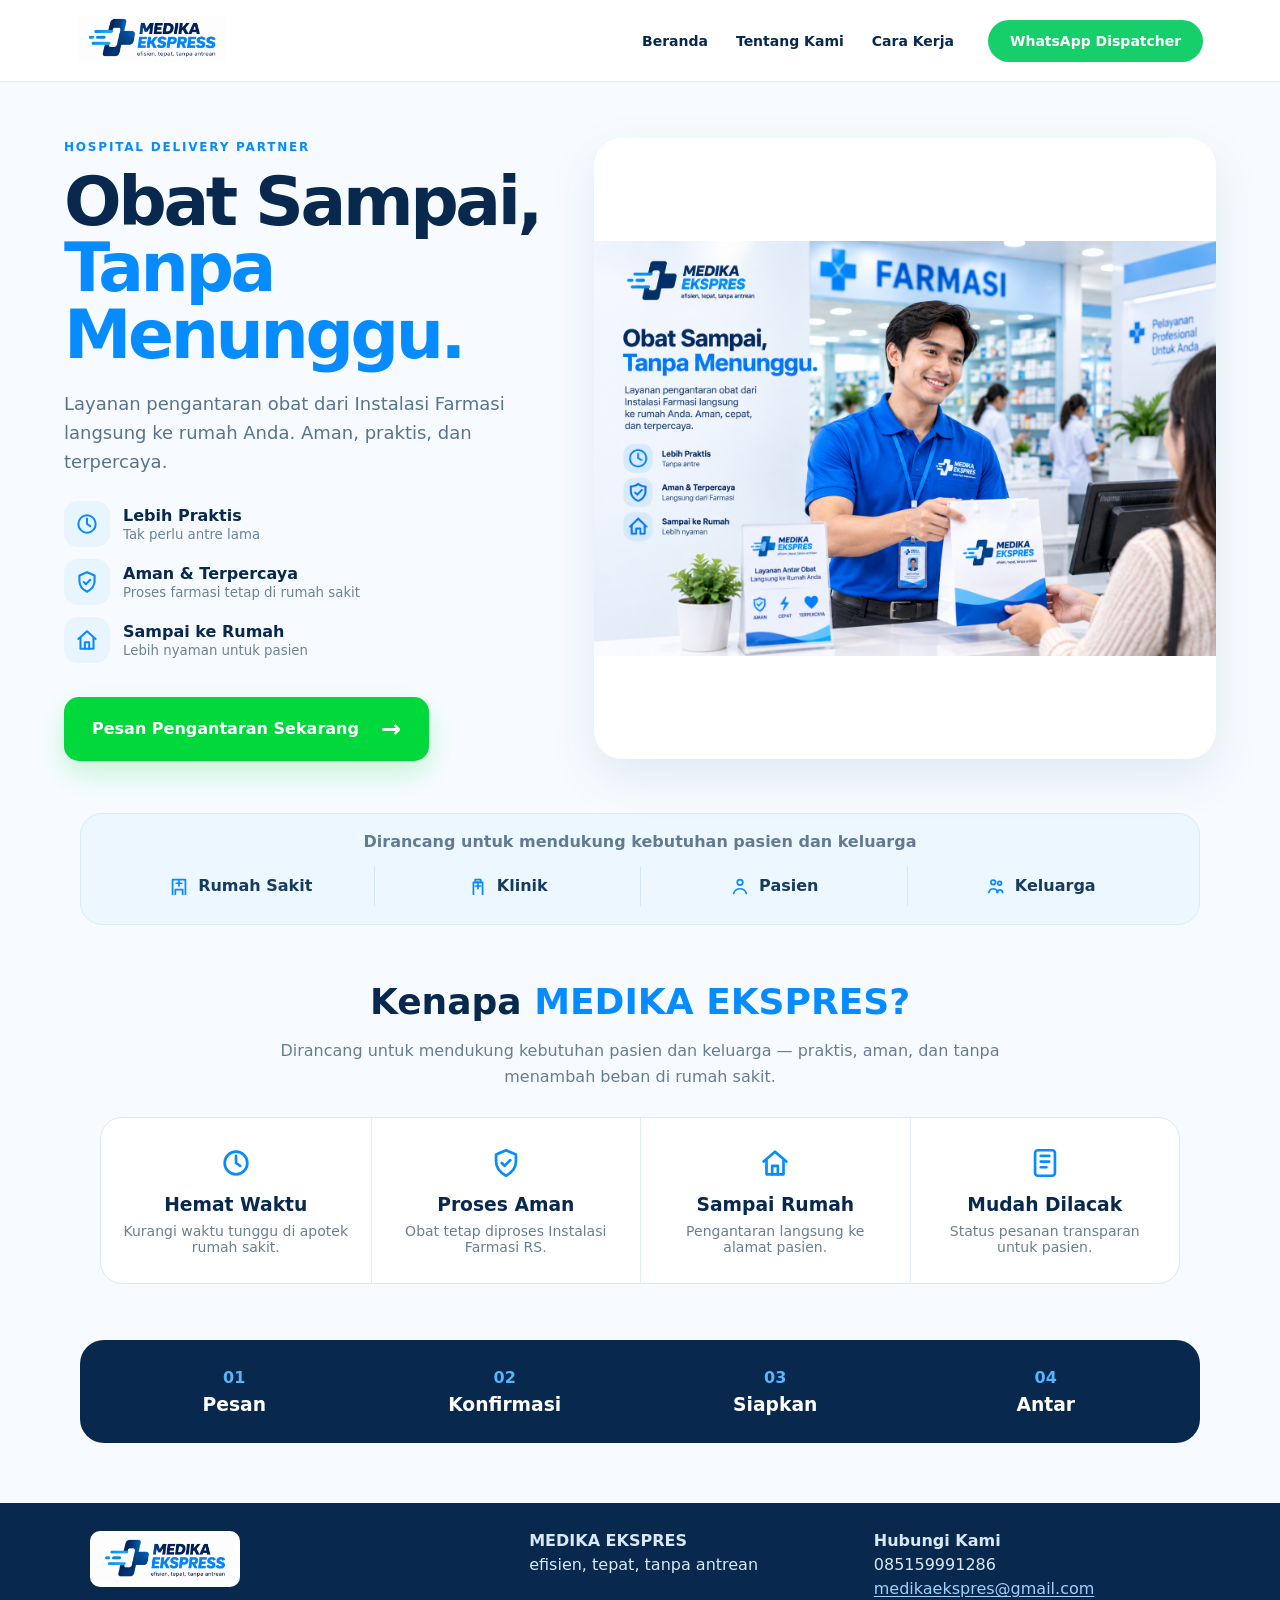
<file: index.html>
<!doctype html>
<html lang="id">
<head>
  <meta charset="utf-8"><meta name="viewport" content="width=device-width,initial-scale=1">
  <meta name="theme-color" content="#078cff"><title>MEDIKA EKSPRES</title>
  <link rel="stylesheet" href="styles.css">
</head>
<body class="v3">
<header class="v3-header">
  <a href="index.html"><img src="assets/logo.png" alt="MEDIKA EKSPRES"></a>
  <nav><a href="#beranda">Beranda</a><a href="#tentang">Tentang Kami</a><a href="#cara">Cara Kerja</a></nav>
  <a class="wa-pill" href="https://wa.me/6285159991286" target="_blank" rel="noopener">WhatsApp Dispatcher</a>
</header>
<main>
  <section class="v3-hero" id="beranda">
    <div class="v3-copy">
      <span class="kicker">HOSPITAL DELIVERY PARTNER</span>
      <h1>Obat Sampai,<br><em>Tanpa Menunggu.</em></h1>
      <p>Layanan pengantaran obat dari Instalasi Farmasi langsung ke rumah Anda. Aman, praktis, dan terpercaya.</p>
      <div class="v3-benefits">
        <div><i class="svg-icon"><svg viewBox="0 0 24 24" aria-hidden="true"><circle cx="12" cy="12" r="8"/><path d="M12 7v5l3 2"/></svg></i><span><b>Lebih Praktis</b><small>Tak perlu antre lama</small></span></div>
        <div><i class="svg-icon"><svg viewBox="0 0 24 24" aria-hidden="true"><path d="M12 3 19 6v5c0 4.6-2.8 7.7-7 10-4.2-2.3-7-5.4-7-10V6l7-3Z"/><path d="m9 12 2 2 4-4"/></svg></i><span><b>Aman & Terpercaya</b><small>Proses farmasi tetap di rumah sakit</small></span></div>
        <div><i class="svg-icon"><svg viewBox="0 0 24 24" aria-hidden="true"><path d="m4 11 8-7 8 7"/><path d="M6 10v10h12V10"/><path d="M10 20v-6h4v6"/></svg></i><span><b>Sampai ke Rumah</b><small>Lebih nyaman untuk pasien</small></span></div>
      </div>
      <a class="v3-cta" href="form.html">Pesan Pengantaran Sekarang <b>→</b></a>
    </div>
    <figure class="v3-hero-art"><img src="assets/hero-v3-locked.png" alt="Petugas MEDIKA EKSPRES di Instalasi Farmasi"></figure>
  </section>

  <section class="v3-trust"><p>Dirancang untuk mendukung kebutuhan pasien dan keluarga</p><div>
    <span><i class="trust-icon"><svg viewBox="0 0 24 24" aria-hidden="true"><path d="M5 21V5h14v16"/><path d="M9 9h6M12 6v6"/><path d="M8 21v-5h8v5"/></svg></i><b>Rumah Sakit</b></span><span><i class="trust-icon"><svg viewBox="0 0 24 24" aria-hidden="true"><path d="M7 21V8h10v13"/><path d="M9 5h6v3H9z"/><path d="M9 12h6M12 9v6"/></svg></i><b>Klinik</b></span><span><i class="trust-icon"><svg viewBox="0 0 24 24" aria-hidden="true"><circle cx="12" cy="8" r="3"/><path d="M5 20c1.2-3.2 3.4-5 7-5s5.8 1.8 7 5"/></svg></i><b>Pasien</b></span><span><i class="trust-icon"><svg viewBox="0 0 24 24" aria-hidden="true"><circle cx="9" cy="8" r="2.5"/><circle cx="16" cy="9" r="2"/><path d="M4 19c.9-2.6 2.6-4 5-4s4.1 1.4 5 4"/><path d="M13 19c.5-1.8 1.6-2.8 3.2-2.8 1.5 0 2.6 1 3.1 2.8"/></svg></i><b>Keluarga</b></span>
  </div></section>

  <section class="v3-values" id="tentang">
    <div class="v3-title"><h2>Kenapa <em>MEDIKA EKSPRES?</em></h2><p>Dirancang untuk mendukung kebutuhan pasien dan keluarga — praktis, aman, dan tanpa menambah beban di rumah sakit.</p></div>
    <div class="v3-value-grid">
      <article><i class="value-icon"><svg viewBox="0 0 24 24" aria-hidden="true"><circle cx="12" cy="12" r="8"/><path d="M12 7v5l3 2"/></svg></i><h3>Hemat Waktu</h3><p>Kurangi waktu tunggu di apotek rumah sakit.</p></article>
      <article><i class="value-icon"><svg viewBox="0 0 24 24" aria-hidden="true"><path d="M12 3 19 6v5c0 4.6-2.8 7.7-7 10-4.2-2.3-7-5.4-7-10V6l7-3Z"/><path d="m9 12 2 2 4-4"/></svg></i><h3>Proses Aman</h3><p>Obat tetap diproses Instalasi Farmasi RS.</p></article>
      <article><i class="value-icon"><svg viewBox="0 0 24 24" aria-hidden="true"><path d="m4 11 8-7 8 7"/><path d="M6 10v10h12V10"/><path d="M10 20v-6h4v6"/></svg></i><h3>Sampai Rumah</h3><p>Pengantaran langsung ke alamat pasien.</p></article>
      <article><i class="value-icon"><svg viewBox="0 0 24 24" aria-hidden="true"><rect x="5" y="3" width="14" height="18" rx="2"/><path d="M9 7h6M9 11h6M9 15h4"/></svg></i><h3>Mudah Dilacak</h3><p>Status pesanan transparan untuk pasien.</p></article>
    </div>
  </section>

  <section class="v3-flow" id="cara">
    <div><b>01</b><h3>Pesan</h3></div>
    <div><b>02</b><h3>Konfirmasi</h3></div>
    <div><b>03</b><h3>Siapkan</h3></div>
    <div><b>04</b><h3>Antar</h3></div>
  </section>
</main>
<footer class="v3-footer"><img src="assets/logo.png" alt="MEDIKA EKSPRES"><div><b>MEDIKA EKSPRES</b><span>efisien, tepat, tanpa antrean</span></div><div><b>Hubungi Kami</b><span>085159991286</span><span><a href="mailto:medikaekspres@gmail.com">medikaekspres@gmail.com</a></span></div></footer>
</body>
</html>
</file>
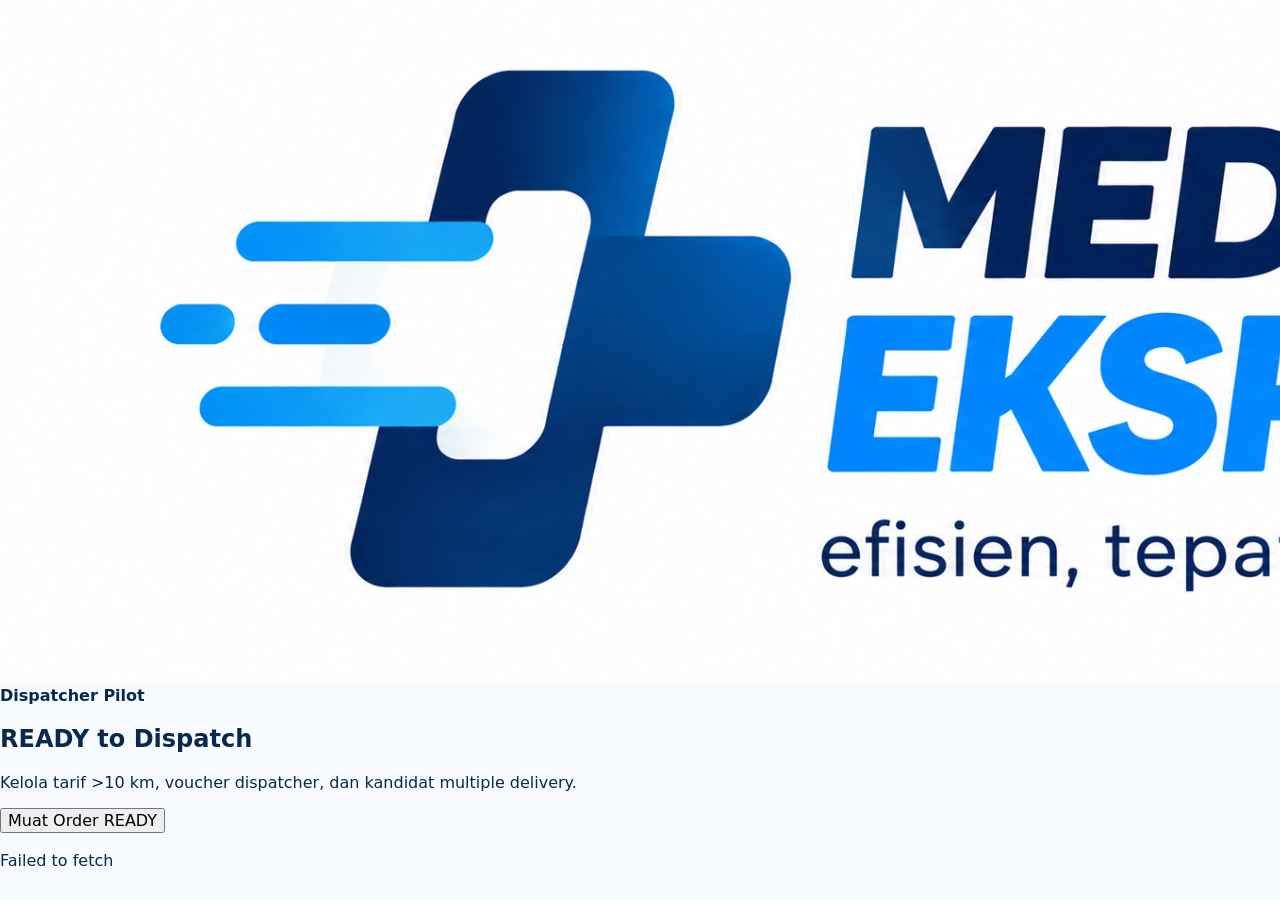
<file: dispatcher.html>
<!doctype html><html lang="id"><head><meta charset="utf-8"><meta name="viewport" content="width=device-width,initial-scale=1"><title>Dispatcher — MEDIKA EKSPRES</title><link rel="stylesheet" href="styles.css"><style>.op-card{padding:16px;margin:12px 0;border:1px solid #e5e7eb;border-radius:14px}.op-grid{display:grid;grid-template-columns:repeat(auto-fit,minmax(180px,1fr));gap:10px;margin-top:12px}.op-grid label{display:flex;flex-direction:column;gap:5px}.op-grid input,.op-grid select{padding:10px;border:1px solid #d1d5db;border-radius:9px}.money{font-size:1.15rem;font-weight:800}.muted{color:#6b7280;font-size:.9rem}.action{padding:10px 14px;border:0;border-radius:9px;background:#0E8BFF;color:white;font-weight:700;cursor:pointer}.quote{background:#fff7ed;border-color:#fed7aa}.voucher{background:#eff6ff}</style></head><body><header class="topbar"><a class="brand" href="index.html"><img src="assets/logo.png" alt="MEDIKA EKSPRES"></a><b>Dispatcher Pilot</b></header><main class="form-page"><section class="form-card"><div class="form-title-row"><div><h2>READY to Dispatch</h2><p>Kelola tarif >10 km, voucher dispatcher, dan kandidat multiple delivery.</p></div></div><button id="refresh" class="submit-btn" type="button">Muat Order READY</button><div id="groups" style="margin-top:18px"></div></section></main><script src="config.js?v=3-alpha-r4"></script><script>
const C=window.MEDIKA_CONFIG,$=x=>document.getElementById(x);function rupiah(n){return new Intl.NumberFormat('id-ID',{style:'currency',currency:'IDR',maximumFractionDigits:0}).format(Number(n||0));}
function jsonp(p){return new Promise((res,rej)=>{if(!C.SHEETS_ENDPOINT)return rej(Error('Isi SHEETS_ENDPOINT di config.js'));const cb='medikaCallback_'+Math.random().toString(36).slice(2,14),s=document.createElement('script');window[cb]=d=>{delete window[cb];s.remove();res(d)};s.onerror=()=>rej(Error('API gagal'));s.src=C.SHEETS_ENDPOINT+'?'+new URLSearchParams({...p,callback:cb,ts:Date.now()});document.head.appendChild(s);});}
async function post(payload){const r=await fetch(C.SHEETS_ENDPOINT,{method:'POST',headers:{"Content-Type":"text/plain;charset=utf-8"},body:JSON.stringify(payload)});if(!r.ok)throw Error("HTTP "+r.status);const j=await r.json().catch(e=>{throw Error("Response tidak valid");});return j;}
let vouchers=[];async function loadVouchers(){try{const r=await post({action:'vouchers'});vouchers=r.vouchers||[]}catch(e){vouchers=[];alert("Gagal memuat data voucher.");}}
function voucherOptions(selected){return '<option value="">Tanpa voucher</option>'+vouchers.map(v=>`<option value="${v.code}" ${v.code===selected?'selected':''}>${v.code} — ${v.type==='PERCENT'?v.value+'%':rupiah(v.value)}</option>`).join('')}
async function saveQuote(id){const provider=document.querySelector(`[data-provider="${id}"]`).value, cost=Number(document.querySelector(`[data-cost="${id}"]`).value||0);if(cost<=0)return alert('Masukkan ongkir kurir aktual.');await post({action:'dispatcherUpdate',orderId:id,courierProvider:provider,providerFare:cost});await load();}
async function applyVoucher(id){const code=document.querySelector(`[data-voucher="${id}"]`).value;await post({action:'dispatcherUpdate',orderId:id,voucherCode:code});await load();}
async function load(){const box=$('groups');box.innerHTML='Memuat…';try{await loadVouchers();const r=await post({action:'readyOrders'});box.innerHTML='';const groups=r.groups||{};if(!Object.keys(groups).length){box.innerHTML='<p>Belum ada order berstatus READY.</p>';return;}Object.entries(groups).forEach(([zone,orders])=>{const d=document.createElement('div');d.className='fare-box';d.style.marginBottom='14px';d.innerHTML=`<h3>${zone} <small>(${orders.length} order)</small></h3>`+orders.map(o=>{const quote=o.manualQuote&& !o.providerFare?`<div class="op-card quote"><b>Tarif >10 km — masukkan quotation kurir</b><div class="op-grid"><label>Provider<select data-provider="${o.orderId}"><option>Lalamove</option><option>GoSend</option><option>GrabExpress</option><option>Lainnya</option></select></label><label>Ongkir aktual<input data-cost="${o.orderId}" type="number" min="1" placeholder="Contoh 37500"></label></div><button class="action" onclick="saveQuote('${o.orderId}')">Hitung & Simpan Tarif</button><p class="muted">Tarif pasien = ongkir aktual + Rp10.000, dibulatkan naik ke Rp1.000.</p></div>`:'';const voucher=`<div class="op-card voucher"><b>Voucher Dispatcher</b><div class="op-grid"><label>Pilih voucher<select data-voucher="${o.orderId}">${voucherOptions(o.voucherCode||'')}</select></label><div><span class="muted">Tarif awal</span><div>${o.baseFare?rupiah(o.baseFare):'Menunggu quotation'}</div></div><div><span class="muted">Diskon</span><div>-${rupiah(o.discountAmount||0)}</div></div><div><span class="muted">Total pasien</span><div class="money">${o.finalFare?rupiah(o.finalFare):'Menunggu quotation'}</div></div></div><button class="action" onclick="applyVoucher('${o.orderId}')" ${!o.baseFare?'disabled':''}>Terapkan Voucher</button></div>`;return `<div style="padding:12px 0;border-top:1px solid #e5e7eb"><b>${o.orderId}</b> · ${o.name}<br><small>${o.address} · ${o.distanceKm} km</small>${quote}${voucher}</div>`}).join('')+(orders.length>1?'<p><b>✓ Kandidat multiple delivery</b> — dispatcher tetap memverifikasi rute sebelum digabung.</p>':'');box.appendChild(d);});}catch(e){box.innerHTML='<p>'+e.message+'</p>';}}
$('refresh').onclick=load;load();
</script></body></html>
</file>
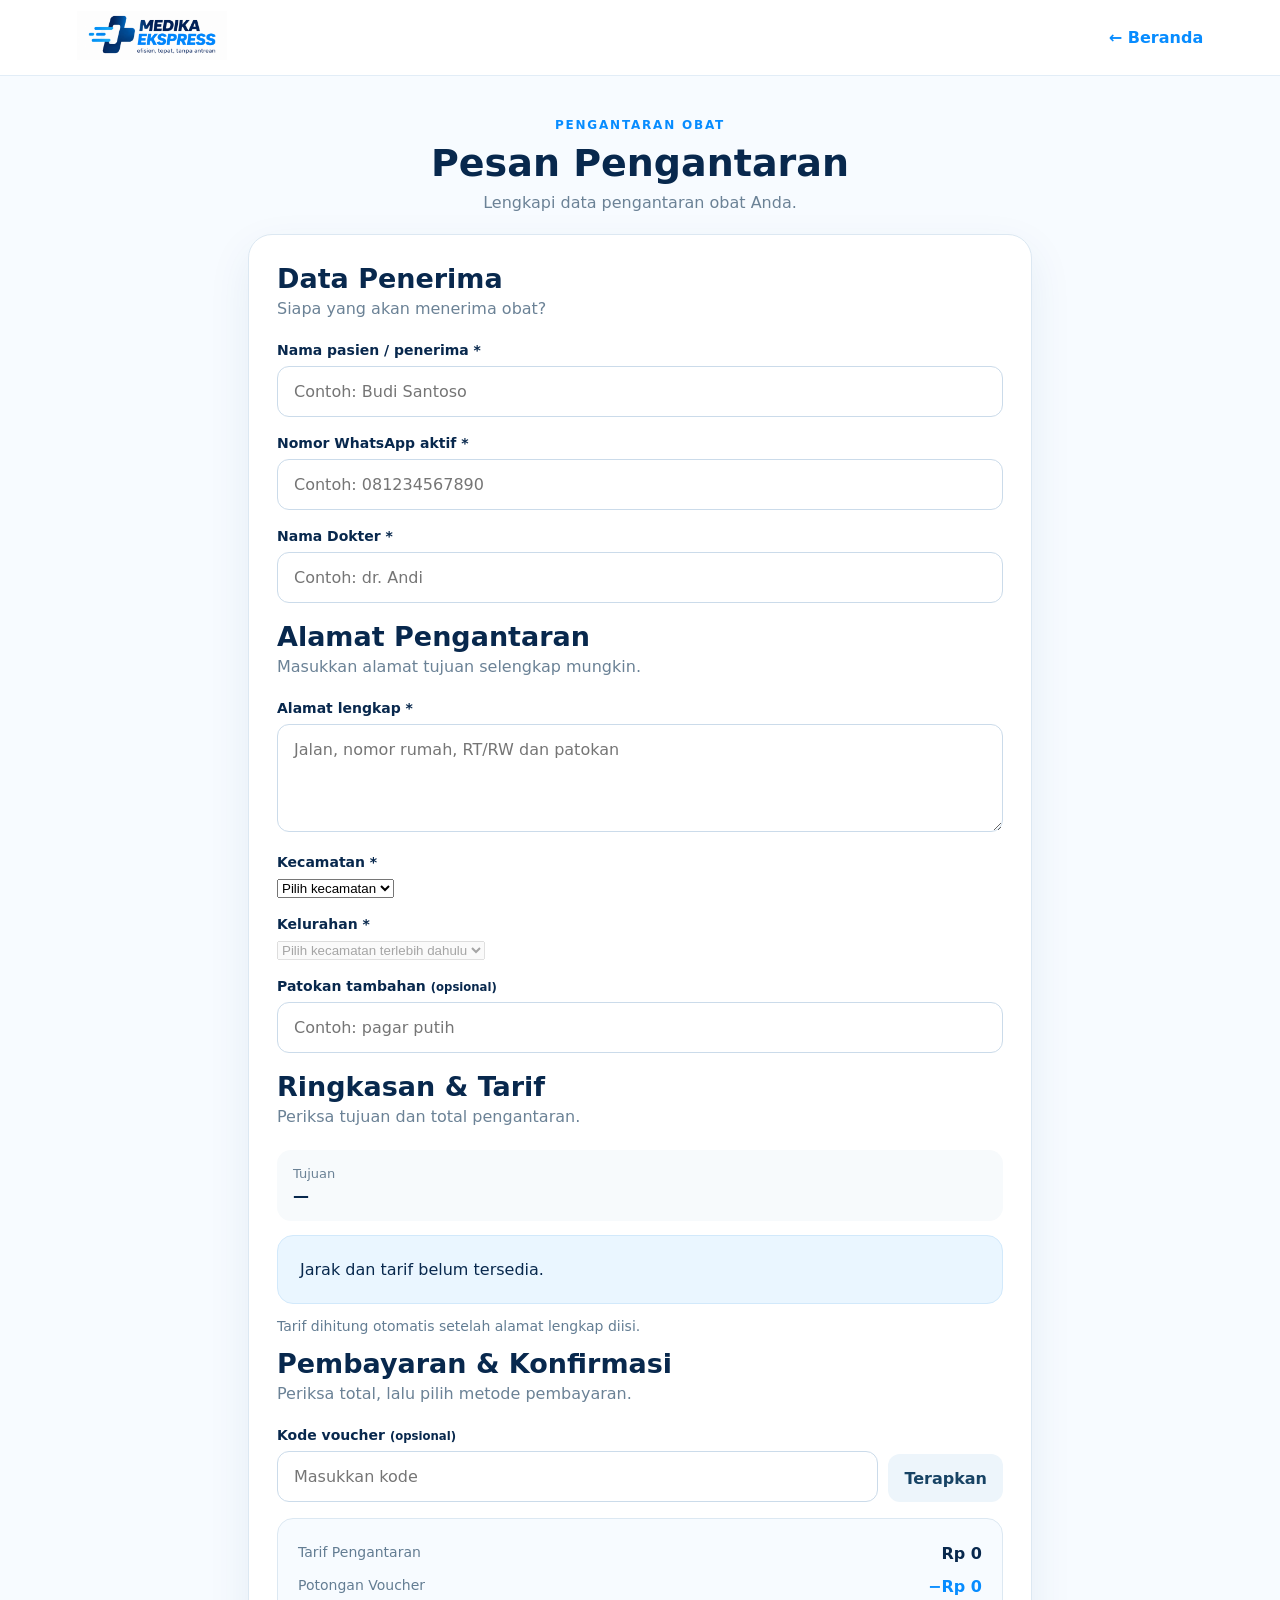
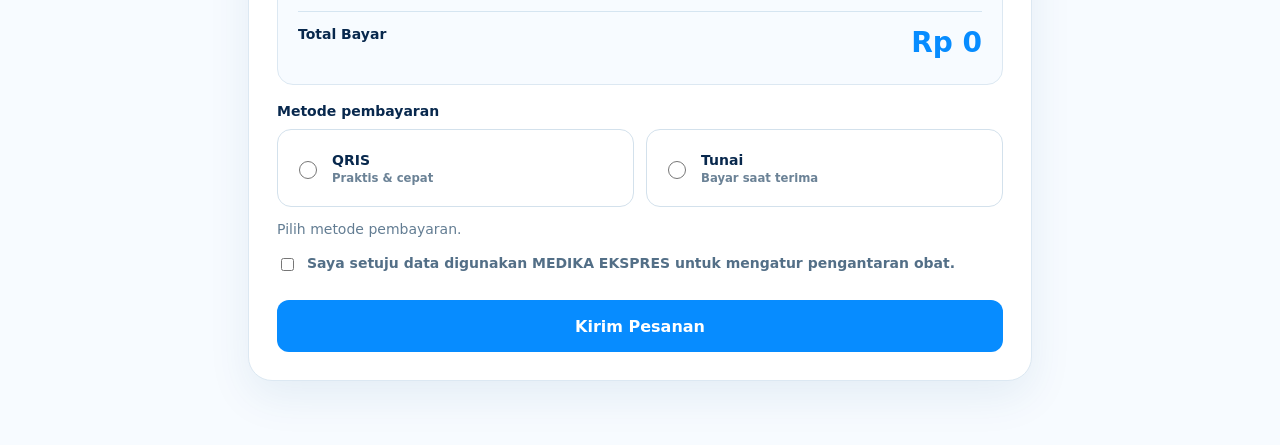
<file: form.html>
<!doctype html>
<html lang="id">
<head>
  <meta charset="utf-8"><meta name="viewport" content="width=device-width,initial-scale=1">
  <meta name="theme-color" content="#078cff"><title>Pesan Pengantaran — MEDIKA EKSPRES</title>
  <link rel="stylesheet" href="styles.css">
</head>
<body class="v3 v3-form-page">
<header class="v3-header form-header"><a href="index.html"><img src="assets/logo.png" alt="MEDIKA EKSPRES"></a><a class="back-home" href="index.html">← Beranda</a></header>
<main class="v3-form-shell">
  <div class="form-intro"><span class="kicker">PENGANTARAN OBAT</span><h1>Pesan Pengantaran</h1><p>Lengkapi data pengantaran obat Anda.</p></div>
  <section class="v3-form-card">
    <form id="orderForm">
      <section class="wizard-step" data-step="0">

        <h2>Data Penerima</h2><p class="step-sub">Siapa yang akan menerima obat?</p>
        <label><span>Nama pasien / penerima *</span><input id="name" required autocomplete="name" placeholder="Contoh: Budi Santoso"></label>
        <label><span>Nomor WhatsApp aktif *</span><input id="whatsapp" required inputmode="tel" autocomplete="tel" pattern="[+0-9\s-]{9,20}" placeholder="Contoh: 081234567890"></label>
        <label><span>Nama Dokter *</span><input id="doctor" required placeholder="Contoh: dr. Andi"></label>
        <input id="hospital" value="RSUI" type="hidden">
      </section>

      <section class="wizard-step" data-step="1">
        <h2>Alamat Pengantaran</h2><p class="step-sub">Masukkan alamat tujuan selengkap mungkin.</p>
        <div id="savedAddresses" class="saved-addresses" hidden></div>
        <label><span>Alamat lengkap *</span><textarea id="address" rows="4" required placeholder="Jalan, nomor rumah, RT/RW dan patokan"></textarea></label>
        <label><span>Kecamatan *</span><select id="kecamatan" required autocomplete="address-level3"><option value="">Pilih kecamatan</option></select></label>
        <label><span>Kelurahan *</span><select id="kelurahan" required autocomplete="address-level4" disabled><option value="">Pilih kecamatan terlebih dahulu</option></select></label>
        <label><span>Patokan tambahan <small>(opsional)</small></span><input id="landmark" placeholder="Contoh: pagar putih"></label>
        <div id="zoneHint" class="info-box" hidden></div>
      </section>

      <section class="wizard-step" data-step="2">
        <h2>Ringkasan & Tarif</h2><p class="step-sub">Periksa tujuan dan total pengantaran.</p>
        <div class="summary-address"><span>Tujuan</span><strong id="summaryAddress">—</strong></div>
        <div id="fareText" class="fare-box">Jarak dan tarif belum tersedia.</div>
        <p id="fareHelp" class="step-help">Tarif dihitung otomatis setelah alamat lengkap diisi.</p>
      </section>

      <section class="wizard-step" data-step="3">
        <h2>Pembayaran & Konfirmasi</h2><p class="step-sub">Periksa total, lalu pilih metode pembayaran.</p>
        <div class="voucher-row">
          <label><span>Kode voucher <small>(opsional)</small></span><input id="voucherCode" placeholder="Masukkan kode" autocomplete="off"></label>
          <button type="button" id="applyVoucher" class="secondary-btn">Terapkan</button>
        </div>
        <div class="payment-summary">
          <div><span>Tarif Pengantaran</span><strong id="paymentBaseFare">Rp0</strong></div>
          <div id="paymentDiscountRow" hidden><span>Potongan Voucher</span><strong id="paymentDiscount">−Rp0</strong></div>
          <div class="payment-total"><span>Total Bayar</span><strong id="paymentTotal">Rp0</strong></div>
        </div>
        <p class="payment-method-label">Metode pembayaran</p>
        <div class="payment-options">
          <label class="pay-card"><input type="radio" name="payment" value="QRIS" required><span><b>QRIS</b><small>Praktis & cepat</small></span></label>
          <label class="pay-card"><input type="radio" name="payment" value="Tunai"><span><b>Tunai</b><small>Bayar saat terima</small></span></label>
        </div>
        <p id="paymentDetail" class="step-help">Pilih metode pembayaran.</p>
        <label class="consent"><input id="consent" type="checkbox" required><span>Saya setuju data digunakan MEDIKA EKSPRES untuk mengatur pengantaran obat.</span></label>
      </section>

      <p id="formError" class="wizard-error" role="alert" hidden></p>
      <div class="wizard-actions"><button type="submit" id="sendOrder" class="primary-btn">Kirim Pesanan</button></div>
    </form>
  </section>
</main>

<div id="qrisModal" class="modal hidden" role="dialog" aria-modal="true" aria-labelledby="qrisTitle">
  <div class="modal-card qris-card">
    <button id="closeQris" class="modal-close" type="button" aria-label="Tutup">×</button>
    <span class="kicker">PEMBAYARAN QRIS</span>
    <h2 id="qrisTitle">Scan QRIS untuk membayar</h2>
    <p class="qris-note">QR di bawah masih <b>dummy untuk pilot</b> dan tidak dapat digunakan untuk pembayaran nyata.</p>
    <div class="qris-amount"><span>Total pembayaran</span><strong id="qrisAmount">Rp0</strong></div>
    <img id="qrisImage" class="qris-image" src="assets/qris-dummy.svg" alt="QRIS dummy MEDIKA EKSPRES">
    <div class="qris-timer"><span>Selesaikan pembayaran dalam</span><strong id="qrisCountdown">10:00</strong></div>
    <a id="downloadQris" class="secondary-btn link-btn" href="assets/qris-dummy.svg" download="MEDIKA_EKSPRES_QRIS_DUMMY.svg">Simpan / Download QRIS</a>
    <button id="confirmQris" class="primary-btn" type="button">Konfirmasi Pembayaran</button>
    <small id="qrisStatus" class="step-help">Setelah dikonfirmasi, pesanan dibuat dan pembayaran menunggu verifikasi petugas.</small>
  </div>
</div>

<div id="successModal" class="modal hidden"><div class="modal-card"><div class="success-icon">✓</div><h2 id="successTitle">Pesanan berhasil diterima</h2><p>Nomor pesanan</p><strong id="successOrderId">ME-XXXXXX-001</strong><p id="successPaymentNote">Tim MEDIKA EKSPRES akan memproses pesanan setelah obat dinyatakan siap oleh farmasi.</p><a id="successWa" class="primary-btn link-btn" href="#" target="_blank">Hubungi MEDIKA EKSPRES</a><button id="closeModal" class="secondary-btn" type="button">Tutup</button></div></div>

<script src="config.js?v=3-alpha-r3"></script><script src="mock-voucher.js?v=1"></script><script src="app.js?v=3-alpha-r3"></script>
</body>
</html>
</file>
<file: styles.css>
*{box-sizing:border-box}html{scroll-behavior:smooth}body{margin:0;font-family:Inter,ui-sans-serif,system-ui,-apple-system,BlinkMacSystemFont,"Segoe UI",sans-serif;color:#08284d;background:#f7fbff}a{text-decoration:none;color:inherit}button,input,textarea{font:inherit}button{cursor:pointer}.v3-header{height:82px;padding:12px clamp(20px,6vw,96px);display:flex;align-items:center;gap:34px;background:#fff;border-bottom:1px solid #e2edf7}.v3-header>a:first-child{margin-right:auto}.v3-header img{width:150px;height:56px;object-fit:contain}.v3-header nav{display:flex;gap:28px;font-weight:800;font-size:14px}.wa-pill{background:#16cf6b;color:#fff;padding:13px 22px;border-radius:999px;font-weight:900;font-size:14px}.v3-hero{max-width:1320px;margin:auto;padding:54px clamp(22px,5vw,70px) 42px;display:grid;grid-template-columns:minmax(0,.88fr) minmax(0,1.12fr);gap:42px;align-items:center}.kicker{font-size:12px;letter-spacing:.15em;color:#078cff;font-weight:900}.v3-copy h1{font-size:clamp(48px,5.3vw,78px);line-height:.98;letter-spacing:-.05em;margin:14px 0 22px}.v3-copy h1 em,.v3-title em{font-style:normal;color:#078cff}.v3-copy>p{font-size:18px;line-height:1.6;color:#58738c;max-width:580px}.v3-benefits{display:grid;gap:12px;margin:24px 0}.v3-benefits>div{display:flex;gap:13px;align-items:center}.v3-benefits i{width:46px;height:46px;border-radius:14px;background:#e8f5ff;color:#078cff;display:grid;place-items:center;font-style:normal;font-size:23px}.v3-benefits b,.v3-benefits small{display:block}.v3-benefits small{color:#6b8296;margin-top:2px}.v3-cta{display:inline-flex;align-items:center;justify-content:center;gap:22px;background:#00d83b;color:#fff;padding:18px 28px;border-radius:15px;font-weight:900;margin-top:10px;min-width:340px;box-shadow:0 12px 28px rgba(0,216,59,.2)}.v3-cta b{font-size:24px}.v3-hero-art{margin:0;width:100%;border-radius:28px;overflow:hidden;background:#fff;box-shadow:0 18px 48px rgba(17,79,129,.1)}.v3-hero-art img{display:block;width:100%;height:auto;aspect-ratio:1/1;object-fit:contain}.v3-trust{max-width:1120px;margin:10px auto 56px;padding:18px 26px;background:#edf7ff;border:1px solid #dbeaf7;border-radius:22px;text-align:center}.v3-trust p{margin:0 0 15px;color:#627b91;font-weight:700}.v3-trust>div{display:grid;grid-template-columns:repeat(4,1fr)}.v3-trust span{padding:9px;color:#173b5c}.v3-trust span+span{border-left:1px solid #d5e6f4}.v3-values{max-width:1120px;margin:0 auto 56px;padding:0 20px}.v3-title{text-align:center;max-width:760px;margin:0 auto 28px}.v3-title h2{font-size:36px;line-height:1.15;margin:0 0 12px}.v3-title p{color:#647d92;line-height:1.6}.v3-value-grid{display:grid;grid-template-columns:repeat(4,1fr);background:#fff;border:1px solid #dce8f2;border-radius:22px;overflow:hidden}.v3-value-grid article{text-align:center;padding:28px 20px}.v3-value-grid article+article{border-left:1px solid #e2edf5}.v3-value-grid i{font-style:normal;font-size:28px;color:#078cff}.v3-value-grid h3{margin:8px 0}.v3-value-grid p{font-size:14px;color:#687f93;margin:0}.v3-flow{max-width:1120px;margin:0 auto 60px;padding:28px;display:grid;grid-template-columns:repeat(4,1fr);gap:18px;background:#08284d;color:#fff;border-radius:24px}.v3-flow div{text-align:center}.v3-flow b{color:#55b5ff}.v3-flow h3{margin:7px 0 0}.v3-footer{padding:28px clamp(24px,7vw,110px);background:#08284d;color:#d9e8f4;display:grid;grid-template-columns:1.3fr 1fr 1fr;gap:28px}.v3-footer img{width:150px;background:#fff;border-radius:10px;padding:4px}.v3-footer b,.v3-footer span{display:block;margin-bottom:5px}

/* V3 4-step form */
.form-header{height:76px}.back-home{font-weight:800;color:#078cff}.v3-form-shell{max-width:820px;margin:auto;padding:38px 18px 64px}.form-intro{text-align:center;margin-bottom:22px}.form-intro h1{font-size:38px;margin:8px 0}.form-intro p{color:#6b8296;margin:0}.v3-form-card{background:#fff;border:1px solid #dce8f2;border-radius:24px;padding:28px;box-shadow:0 16px 44px rgba(17,79,129,.08)}.v3-progress-head{display:grid;grid-template-columns:auto 1fr auto;gap:14px;align-items:center;font-size:13px;color:#6b8296}.v3-progress-head b{text-align:center;color:#08284d}.v3-progress{height:7px;background:#e8f0f7;border-radius:999px;overflow:hidden;margin:12px 0 28px}.v3-progress div{height:100%;background:#078cff;transition:width .25s ease}.wizard-step h2{font-size:27px;margin:0 0 5px}.step-sub{margin:0 0 24px;color:#6b8296}.wizard-step>label:not(.pay-card):not(.consent){display:block;margin:0 0 18px}.wizard-step label>span{display:block;font-weight:800;font-size:14px;margin-bottom:8px}.wizard-step input:not([type=radio]):not([type=checkbox]),.wizard-step textarea{width:100%;border:1px solid #cbdbea;border-radius:12px;padding:15px 16px;background:#fff;font-size:16px;color:#08284d;outline:none}.wizard-step input:focus,.wizard-step textarea:focus{border-color:#078cff;box-shadow:0 0 0 3px rgba(7,140,255,.1)}.address-actions,.wizard-actions{display:flex;gap:12px}.primary-btn,.secondary-btn{border:0;border-radius:12px;min-height:52px;padding:13px 20px;font-weight:900}.primary-btn{background:#078cff;color:#fff;flex:1}.secondary-btn{background:#edf5fb;color:#174364}.wizard-actions{margin-top:26px}.wizard-actions #nextStep,.wizard-actions #sendOrder{margin-left:auto}.info-box,.privacy-note{margin-top:14px;padding:14px 16px;background:#f0f8ff;border:1px solid #d8eafa;border-radius:12px;color:#4f6e87;font-size:14px}.saved-addresses{margin-bottom:16px;padding:14px;background:#f5faff;border-radius:12px}.saved-address-list{display:grid;gap:8px;margin-top:10px}.saved-address{border:1px solid #d7e6f2;background:#fff;border-radius:10px;padding:12px;text-align:left}.saved-address b,.saved-address span{display:block}.summary-address{padding:16px;background:#f7fafc;border-radius:14px;margin-bottom:14px}.summary-address span,.fare-box span{display:block;color:#6b8296;font-size:13px;margin-bottom:5px}.summary-address b{display:block}.fare-box{padding:22px;background:#eaf6ff;border:1px solid #d2e9fb;border-radius:16px;line-height:1.45}.fare-box strong{display:block;font-size:23px;margin:2px 0}.fare-box hr{border:0;border-top:1px solid #cfe4f5;margin:16px 0}.fare-box .price{font-size:32px;color:#078cff}.step-help{color:#637d93;font-size:14px}.payment-options{display:grid;grid-template-columns:1fr 1fr;gap:12px}.pay-card{display:flex;align-items:center;gap:12px;border:1px solid #d3e1ec;border-radius:14px;padding:16px;min-height:78px}.pay-card input{width:18px;height:18px}.pay-card span{margin:0!important}.pay-card b,.pay-card small{display:block}.pay-card small{color:#6b8296;margin-top:3px}.consent{display:flex;gap:10px;margin-top:18px;align-items:flex-start}.consent span{font-weight:600!important;margin:0!important;color:#536f87}.modal{position:fixed;inset:0;background:rgba(6,32,56,.5);display:grid;place-items:center;padding:20px;z-index:50}.modal.hidden{display:none}.modal-card{max-width:460px;width:100%;background:#fff;border-radius:22px;padding:28px;text-align:center}.success-icon{width:56px;height:56px;margin:auto;border-radius:50%;display:grid;place-items:center;background:#e9fff0;color:#00a83a;font-size:30px;font-weight:900}.modal-card strong{display:block;font-size:25px;color:#078cff;margin:8px}.modal-card .primary-btn,.modal-card .secondary-btn{display:block;width:100%;margin-top:10px}.link-btn{line-height:26px}

@media(max-width:820px){.v3-header{height:70px;padding:9px 16px}.v3-header img{width:130px;height:50px}.v3-header nav,.v3-header .wa-pill{display:none}.v3-hero{grid-template-columns:1fr;padding:30px 18px 26px;gap:24px}.v3-copy h1{font-size:44px}.v3-copy>p{font-size:16px}.v3-cta{width:100%;min-width:0}.v3-hero-art{border-radius:20px}.v3-hero-art img{aspect-ratio:1/1;object-fit:contain}.v3-trust{margin:0 16px 38px;padding:16px}.v3-trust>div{grid-template-columns:1fr 1fr;gap:10px}.v3-trust span+span{border-left:0}.v3-value-grid{grid-template-columns:1fr 1fr}.v3-value-grid article+article{border-left:0}.v3-value-grid article{border-bottom:1px solid #e2edf5}.v3-flow{margin:0 16px 44px;grid-template-columns:1fr 1fr}.v3-footer{grid-template-columns:1fr;padding:26px 20px}.v3-form-shell{padding:24px 12px 48px}.form-intro h1{font-size:30px}.v3-form-card{padding:20px 16px;border-radius:18px}.address-actions{flex-direction:column}.payment-options{grid-template-columns:1fr 1fr}.wizard-actions{position:sticky;bottom:0;background:#fff;padding-top:12px}.primary-btn,.secondary-btn{min-height:50px}}
@media(max-width:420px){.v3-copy h1{font-size:39px}.v3-benefits small{font-size:12px}.v3-value-grid{grid-template-columns:1fr}.v3-progress-head{grid-template-columns:auto 1fr auto;font-size:12px}.wizard-step h2{font-size:24px}}

/* V3 icon correction — SVG only; layout/flow/logic unchanged */
.svg-icon,.trust-icon,.value-icon{font-style:normal;color:#078cff;display:inline-grid;place-items:center}
.svg-icon svg,.trust-icon svg,.value-icon svg{width:100%;height:100%;fill:none;stroke:currentColor;stroke-width:1.9;stroke-linecap:round;stroke-linejoin:round}
.v3-benefits .svg-icon{width:46px;height:46px;padding:10px;border-radius:14px;background:#e8f5ff}
.v3-trust span{display:flex;align-items:center;justify-content:center;gap:8px}
.v3-trust .trust-icon{width:22px;height:22px}
.v3-value-grid .value-icon{width:34px;height:34px;margin:0 auto 6px}

/* QRIS pilot payment patch */
.qris-card{position:relative;max-width:480px}.modal-close{position:absolute;right:16px;top:12px;border:0;background:#f2f6fa;color:#08284d;width:38px;height:38px;border-radius:50%;font-size:25px;line-height:1}.qris-card h2{margin:8px 0 8px}.qris-note{color:#617a90;font-size:14px;line-height:1.5}.qris-amount{margin:16px 0 12px;padding:12px 16px;border-radius:14px;background:#f4f9fd}.qris-amount span{display:block;color:#6b8296;font-size:13px}.qris-amount strong{font-size:28px;margin:2px;color:#08284d}.qris-image{display:block;width:min(270px,75vw);height:auto;margin:12px auto;border:1px solid #d8e5ef;border-radius:16px;background:#fff;padding:10px}.qris-timer{margin:10px 0 14px}.qris-timer span{display:block;color:#6b8296;font-size:13px}.qris-timer strong{font-variant-numeric:tabular-nums;color:#078cff;font-size:26px;margin:2px}.qris-card .step-help{display:block;margin-top:10px;line-height:1.4}.qris-card button:disabled{opacity:.5;cursor:not-allowed}

/* Single-page payment summary */
.payment-summary{margin-top:16px;padding:18px 20px;background:#f7fbff;border:1px solid #dce8f2;border-radius:16px}.payment-summary>div{display:flex;justify-content:space-between;gap:16px;padding:7px 0}.payment-summary span{color:#637d93;font-size:14px}.payment-summary strong{color:#08284d}.payment-summary .payment-total{margin-top:8px;padding-top:14px;border-top:1px solid #d5e5f1}.payment-summary .payment-total span{font-weight:900;color:#08284d}.payment-summary .payment-total strong{font-size:28px;color:#078cff}.payment-summary #paymentDiscount{color:#078cff}

/* UI patch 2026-09-29 mobile homepage + QRIS compact */
.v3-footer a{color:#9fd0ff;text-decoration:underline;text-underline-offset:2px}
.v3-footer a:hover{color:#fff}

@media (max-width:820px){
  html,body{overflow-x:hidden}
  .v3-hero{padding:22px 16px 20px;gap:18px}
  .v3-copy h1{font-size:clamp(32px,9vw,44px);line-height:1.12}
  .v3-copy>p{font-size:15px;line-height:1.55;margin:0}
  .v3-benefits{margin:16px 0;gap:10px}
  .v3-benefits>div{gap:10px}
  .v3-benefits .svg-icon{width:40px;height:40px;padding:8px;border-radius:12px}
  .v3-benefits b{font-size:14px}
  .v3-benefits small{font-size:12px}
  .v3-cta{min-width:0;width:100%;padding:16px 18px;gap:12px;font-size:15px;margin-top:6px}
  .v3-cta b{font-size:20px}
  .v3-hero-art{border-radius:16px}
  .v3-trust{margin:0 12px 28px;padding:14px 12px}
  .v3-trust p{font-size:13px;margin-bottom:10px}
  .v3-values{margin:0 auto 36px;padding:0 12px}
  .v3-title h2{font-size:clamp(24px,6.5vw,32px)}
  .v3-title p{font-size:14px}
  .v3-value-grid article{padding:18px 14px}
  .v3-flow{margin:0 12px 36px;padding:18px 14px;gap:12px;border-radius:18px}
  .v3-flow h3{font-size:15px}
  .v3-footer{padding:22px 16px;gap:18px}
  .v3-footer img{width:120px}

  /* QRIS modal — compact, confirm reachable */
  .modal{padding:10px;align-items:end;place-items:end center}
  .modal-card.qris-card{
    max-width:100%;
    max-height:min(92vh,720px);
    overflow-y:auto;
    -webkit-overflow-scrolling:touch;
    padding:16px 14px 18px;
    border-radius:18px 18px 12px 12px;
    margin:0;
  }
  .qris-card h2{font-size:20px;margin:4px 0 6px}
  .qris-note{font-size:12px;line-height:1.4;margin:0 0 8px}
  .qris-amount{margin:8px 0;padding:10px 12px}
  .qris-amount strong{font-size:22px}
  .qris-image{
    width:min(200px,58vw);
    margin:6px auto;
    padding:6px;
    border-radius:12px;
  }
  .qris-timer{margin:6px 0 10px}
  .qris-timer strong{font-size:20px}
  .qris-card .secondary-btn.link-btn{
    margin-top:6px;
    min-height:42px;
    padding:10px 12px;
    font-size:13px;
  }
  .qris-card .primary-btn{
    position:sticky;
    bottom:0;
    z-index:2;
    margin-top:8px;
    min-height:52px;
    box-shadow:0 -8px 20px rgba(255,255,255,.95);
  }
  .qris-card .step-help{margin-top:8px;font-size:12px}
  .modal-close{right:10px;top:8px;width:34px;height:34px}
}

@media (max-width:420px){
  .v3-copy h1{font-size:clamp(28px,8.5vw,36px)}
  .v3-hero{padding:18px 14px 16px}
  .qris-image{width:min(180px,55vw)}
  .qris-card h2{font-size:18px}
}

/* UI patch 2026-09-29b — payment order + trust/flow align */
.payment-method-label{margin:18px 0 10px;font-weight:900;font-size:14px;color:#08284d}
.payment-options{margin-top:4px}
.voucher-row{display:flex;gap:10px;align-items:flex-end;margin:0 0 16px}
.voucher-row label{flex:1;margin:0!important}
.voucher-row .secondary-btn{flex:0 0 auto;min-height:48px;padding:12px 16px}

@media (max-width:820px){
  .v3-trust>div{grid-template-columns:1fr 1fr!important;gap:8px 6px}
  .v3-trust span{
    flex-direction:column;
    gap:6px;
    padding:10px 6px;
    text-align:center;
    font-size:13px;
    font-weight:700;
  }
  .v3-trust .trust-icon{width:24px;height:24px}
  .v3-flow{grid-template-columns:1fr 1fr!important;gap:14px 10px}
  .v3-flow div{padding:4px 0}
  .v3-flow b{font-size:13px;letter-spacing:.04em}
  .v3-flow h3{font-size:14px;margin:4px 0 0}
  .payment-options{grid-template-columns:1fr 1fr!important;gap:10px}
  .pay-card{min-height:70px;padding:12px;align-items:flex-start}
  .voucher-row{flex-direction:column;align-items:stretch}
  .voucher-row .secondary-btn{width:100%}
}

@media (max-width:420px){
  .v3-trust>div{grid-template-columns:1fr 1fr!important}
  .v3-flow{grid-template-columns:1fr 1fr!important}
  .payment-options{grid-template-columns:1fr 1fr!important}
}
</file>
